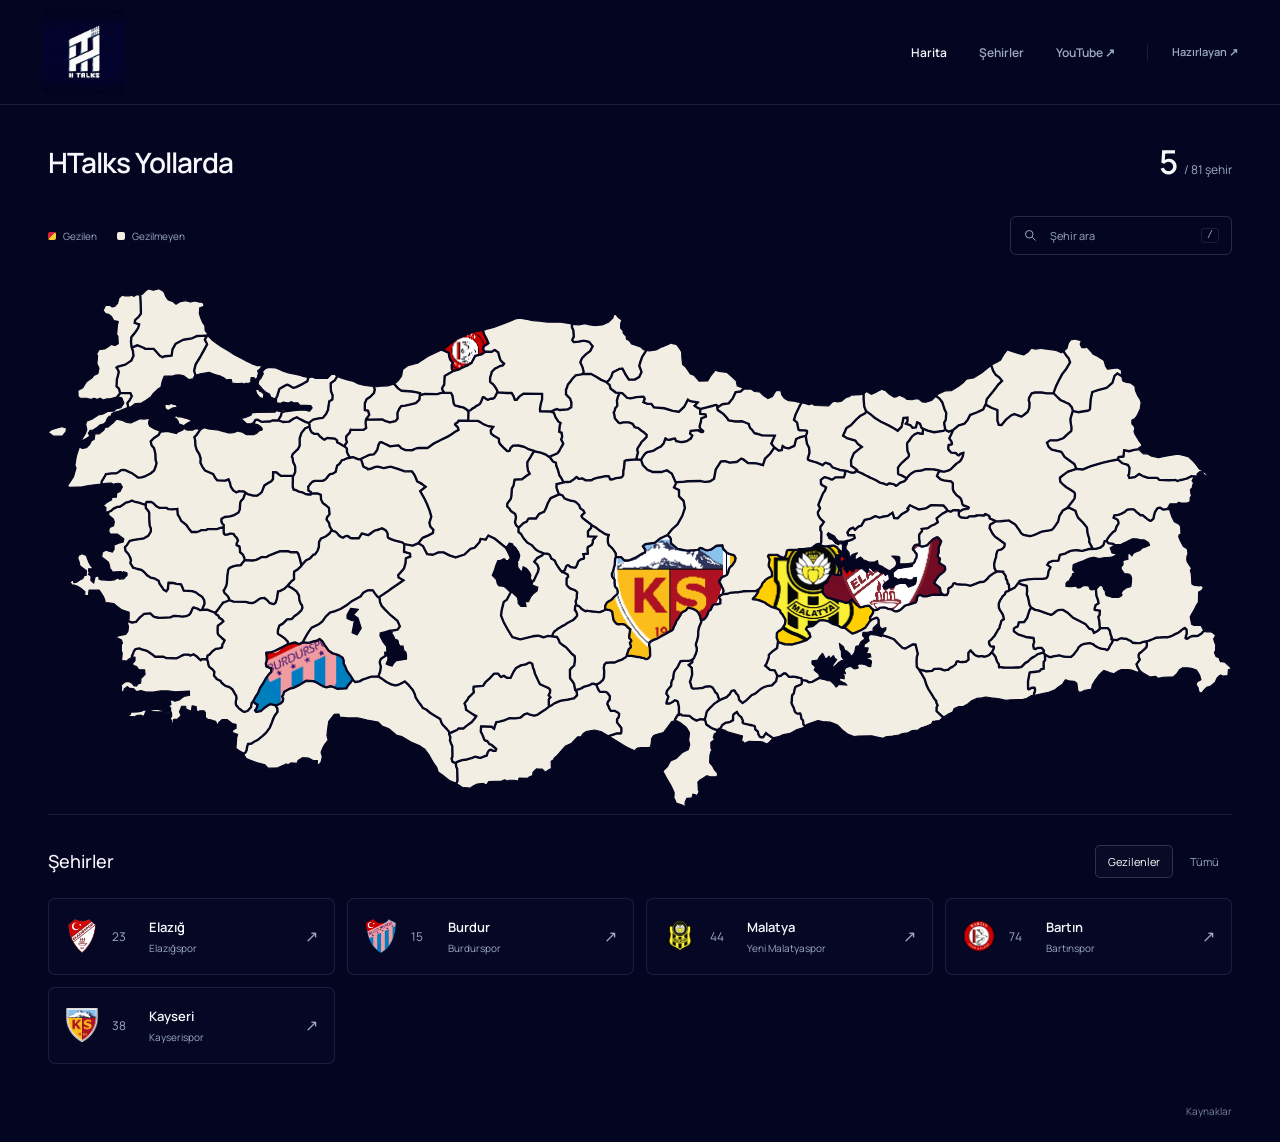
<file: index.html>
<!doctype html>
<html lang="tr"><head><meta charset="utf-8"><meta name="viewport" content="width=device-width,initial-scale=1"><meta name="theme-color" content="#040521"><meta name="description" content="HTalks yayınlarında gezilen şehirler ve yayın bağlantıları."><title>HTalks Yollarda</title><link rel="icon" href="assets/htalks-logo.png"><link rel="stylesheet" href="style.css"><script src="app.js?v=20261105" defer></script></head>
<body><a class="skip" href="#harita">Haritaya geç</a><header><a class="brand" href="./" aria-label="HTalks ana sayfa"><img src="assets/htalks-logo.png" alt="HTalks" width="84" height="84"></a><nav aria-label="Ana menü"><a class="active" href="#harita">Harita</a><a href="#duraklar">Şehirler</a><a href="https://www.youtube.com/@HTalksYoutube/streams" target="_blank" rel="noopener noreferrer">YouTube ↗</a><a class="author-link" href="https://kekecmehmet.github.io" target="_blank" rel="noopener noreferrer" aria-label="Geliştiren: kekecmehmet">Hazırlayan ↗</a></nav></header>
<main><section class="intro"><h1>HTalks Yollarda</h1><div class="counter"><strong id="visited-count">2</strong><span>/ 81 şehir</span></div></section>
<section id="harita" class="map-section" aria-label="Etkileşimli harita"><div class="map-toolbar"><div class="legend"><span><i class="filled"></i> Gezilen</span><span><i class="cream"></i> Gezilmeyen</span></div><label class="search"><svg viewBox="0 0 24 24" aria-hidden="true"><circle cx="10" cy="10" r="6"/><path d="m15 15 5 5"/></svg><input id="search" type="search" placeholder="Şehir ara" aria-label="Şehir adı veya plaka ara" autocomplete="off"><kbd>/</kbd></label></div><div class="map-wrap"><div id="map"><p>Harita yükleniyor…</p></div></div><div id="tooltip" role="status" aria-live="polite" hidden></div></section>
<section id="duraklar" class="stops"><div class="section-title"><h2>Şehirler</h2><div class="filters"><button id="visited" aria-pressed="true" class="selected">Gezilenler</button><button id="all" aria-pressed="false">Tümü</button></div></div><div id="results" class="results" aria-live="polite"></div><button id="show-all" class="show-all" hidden>Tümünü göster ↓</button></section></main><footer><a href="credits.html">Kaynaklar</a></footer><dialog id="city-dialog"><button class="close" aria-label="Kapat">×</button><span id="dialog-plate"></span><h2 id="dialog-name"></h2><p>Henüz yayın eklenmedi.</p><button id="dialog-ok">Kapat</button></dialog></body></html>
</file>
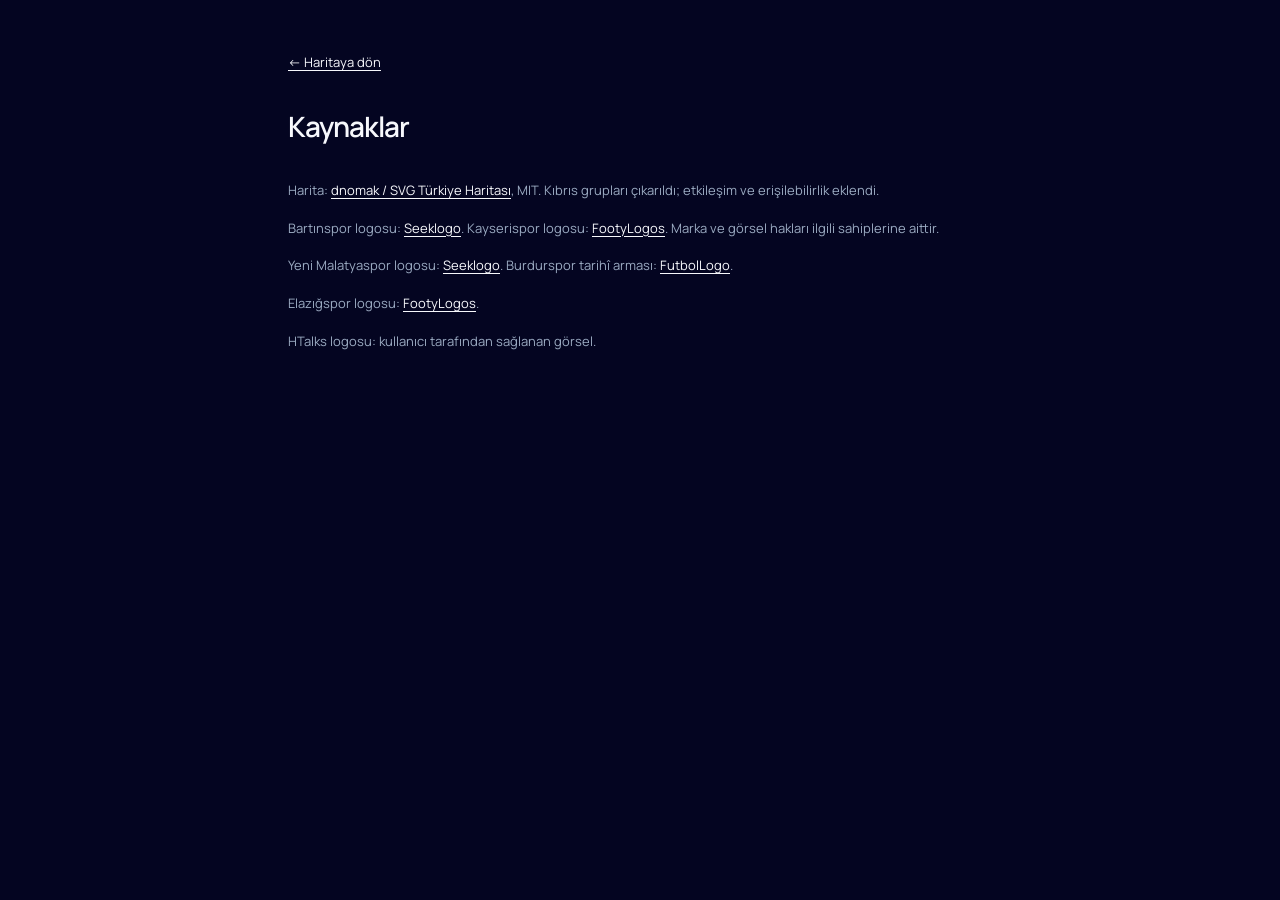
<file: credits.html>
<!doctype html><html lang="tr"><meta charset="utf-8"><meta name="viewport" content="width=device-width,initial-scale=1"><title>Görsel kaynakları · htalks yollarda</title><link rel="stylesheet" href="style.css"><main class="credits"><a href="./">← Haritaya dön</a><h1>Kaynaklar</h1><p>Harita: <a href="https://github.com/dnomak/svg-turkiye-haritasi">dnomak / SVG Türkiye Haritası</a>, MIT. Kıbrıs grupları çıkarıldı; etkileşim ve erişilebilirlik eklendi.</p><p>Bartınspor logosu: <a href="https://seeklogo.com/vector-logo/536941/bartinspor">Seeklogo</a>. Kayserispor logosu: <a href="https://www.footylogos.com/logos/kayserispor">FootyLogos</a>. Marka ve görsel hakları ilgili sahiplerine aittir.</p><p>Yeni Malatyaspor logosu: <a href="https://seeklogo.com/vector-logo/369949/yeni-malatyaspor-kulubu">Seeklogo</a>. Burdurspor tarihî arması: <a href="https://www.futbollogo.com/takim.php?id=281">FutbolLogo</a>.</p><p>Elazığspor logosu: <a href="https://www.footylogos.com/dls/elaz-gspor">FootyLogos</a>.</p><p>HTalks logosu: kullanıcı tarafından sağlanan görsel.</p></main></html>
</file>
<file: style.css>
@import url('https://fonts.googleapis.com/css2?family=Manrope:wght@400;500;600;700;800&display=swap');
:root{--navy:#040521;--cream:#f2eee3;--white:#f7f8fc;--muted:#9babc2;--line:#bbcce01e;--steel:#7f9aad}*{box-sizing:border-box}html{scroll-behavior:smooth;scroll-padding-top:20px}body{margin:0;background:var(--navy);color:var(--white);font-family:Manrope,Arial,sans-serif}a{color:inherit;text-decoration:none}button,input{font:inherit}button{cursor:pointer}a,button{touch-action:manipulation}button:focus-visible,a:focus-visible,input:focus-visible{outline:2px solid #e8d79a;outline-offset:5px}[hidden]{display:none!important}.skip{position:fixed;top:-80px;z-index:20;padding:15px;background:white;color:var(--navy)}.skip:focus{top:10px}header{max-width:1400px;margin:auto;padding:10px 42px;display:flex;justify-content:space-between;align-items:center;border-bottom:1px solid var(--line)}.brand{display:block;width:84px;height:84px}.brand img{display:block;width:100%;height:100%;object-fit:contain;border-radius:6px}nav{display:flex;gap:32px;font-size:12px;font-weight:600;color:var(--muted)}nav .active,nav a:hover{color:var(--white)}main{max-width:1400px;margin:auto;padding:0 48px}.intro{display:flex;justify-content:space-between;align-items:center;padding:34px 0 16px;gap:20px}h1{font-size:28px;letter-spacing:-1px;font-weight:600;margin:0}.counter{display:flex;align-items:baseline;gap:8px}.counter strong{font-size:33px;font-weight:600;letter-spacing:-1.5px}.counter span{font-size:12px;color:var(--muted)}.map-section{position:relative}.map-toolbar{display:flex;justify-content:space-between;align-items:center;padding:16px 0;gap:15px}.legend{display:flex;gap:20px;font-size:10px;color:var(--muted)}.legend span{display:flex;gap:7px;align-items:center}.legend i{height:8px;width:8px;border-radius:2px}.cream{background:var(--cream)}.filled{background:linear-gradient(135deg,#d6243b 50%,#facd31 50%)}.search{display:flex;gap:10px;align-items:center;border:1px solid #bbcce030;border-radius:6px;padding:10px 12px}.search svg{width:15px;fill:none;stroke:var(--muted);stroke-width:1.6}.search input{background:none;border:0;color:white;font-size:11px;width:143px}.search input::placeholder{color:var(--muted)}.search kbd{font-size:10px;border:1px solid var(--line);padding:1px 5px;border-radius:3px;color:var(--muted)}.map-wrap{padding:18px 0 8px}#map{min-height:170px}#map svg{display:block;width:100%;height:auto;overflow:visible}#map [data-plakakodu]{cursor:pointer;outline:none;transition:opacity .15s}#map [data-plakakodu] path{fill:var(--cream);stroke:var(--navy);stroke-width:1;stroke-linejoin:round;transition:filter .15s}#map [data-plakakodu]:hover path,#map [data-plakakodu]:focus-visible path{filter:brightness(1.12);stroke:var(--steel);stroke-width:2.4}#map [data-plakakodu].dim{opacity:.18}#map [data-plakakodu].match path{stroke:#e8d79a;stroke-width:2.5}#tooltip{position:fixed;pointer-events:none;z-index:10;background:#f2eee3;color:#040521;padding:10px 14px;border-radius:5px;font-size:11px;max-width:260px;box-shadow:0 4px 18px #0004}#tooltip strong{display:block;margin-bottom:3px}.stops{padding:30px 0;border-top:1px solid var(--line)}.section-title{display:flex;align-items:center;justify-content:space-between;gap:20px;margin-bottom:20px}h2{font-size:18px;font-weight:500;margin:0}.filters{display:flex;gap:4px}.filters button{border:1px solid transparent;border-radius:5px;padding:8px 12px;background:none;color:var(--muted);font-size:11px}.filters .selected{border-color:#bbcce033;color:white;background:#bbcce008}.results{display:grid;grid-template-columns:repeat(4,1fr);gap:12px}.city{display:flex;align-items:center;text-align:left;padding:18px 16px;gap:13px;border:1px solid var(--line);border-radius:7px;color:var(--white);background:#bbcce004;min-height:77px}.city:hover{background:#bbcce00c;border-color:#bbcce040}.city img{height:37px;width:34px;object-fit:contain;order:-1}.city strong{display:block;font-size:13px;font-weight:600}.city small{display:block;font-size:10px;color:var(--muted);margin-top:5px}.city .arrow{margin-left:auto;color:var(--muted)}.plate{color:var(--muted);font-size:12px;min-width:24px}.show-all{display:block;background:none;border:0;color:var(--muted);font-size:11px;margin:20px auto 0;padding:10px}.empty{font-size:12px;color:var(--muted);grid-column:1/-1;padding:12px 0}footer{max-width:1400px;margin:auto;padding:10px 48px 24px;font-size:10px;color:#76849a;display:flex;justify-content:flex-end}dialog{border:1px solid #bbcce030;border-radius:12px;background:#0b102c;color:var(--white);padding:30px;width:calc(100% - 36px);max-width:350px}dialog::backdrop{background:#0009;backdrop-filter:blur(4px)}dialog h2{font-size:26px;margin-top:12px}dialog p{font-size:13px;color:var(--muted);margin:18px 0}#dialog-plate{color:var(--steel);font-size:12px}dialog button:not(.close){padding:9px 18px;border:1px solid #bbcce030;border-radius:5px;background:#bbcce010;color:white;font-size:12px}.close{position:absolute;right:12px;top:8px;background:none;border:0;color:var(--muted);font-size:25px}.credits{max-width:800px;padding-top:50px;line-height:1.9;font-size:13px}.credits h1{margin:25px 0}.credits p{color:var(--muted)}.credits a{color:var(--white);text-decoration:underline;text-underline-offset:3px}@media(max-width:900px){header{padding:10px 24px}main{padding:0 28px}.results{grid-template-columns:repeat(3,1fr)}footer{padding:10px 28px 24px}}@media(max-width:600px){header{padding:8px 16px}.brand{width:68px;height:68px}nav{gap:20px;font-size:11px}main{padding:0 18px}.intro{padding:25px 0 10px}h1{font-size:22px}.counter strong{font-size:26px}.counter span{font-size:10px}.map-toolbar{padding:12px 0;flex-wrap:wrap;gap:15px}.search{width:100%;order:1}.search input{width:100%;flex:1}.legend{font-size:9px;gap:17px}.map-wrap{padding:28px 0 25px}#map{min-height:0}.stops{padding:24px 0}.results{grid-template-columns:repeat(2,1fr);gap:8px}.city{padding:13px 10px;gap:9px}.city img{width:26px;height:30px}.city strong{font-size:12px}.city small{font-size:9px}.city .plate{font-size:11px;min-width:17px}.city:has(img) .plate{display:none}h2{font-size:16px}.filters button{padding:7px 10px;font-size:10px}footer{padding:0 18px 20px}}@media(prefers-reduced-motion:reduce){html{scroll-behavior:auto}*{transition:none!important}}

.author-link{border-left:1px solid var(--line);padding-left:24px;font-size:11px}@media(max-width:600px){header nav{flex-wrap:wrap;justify-content:flex-end;column-gap:16px;row-gap:9px;max-width:235px}.author-link{flex-basis:100%;text-align:right;border:0;padding-left:0;font-size:10px}}
</file>
